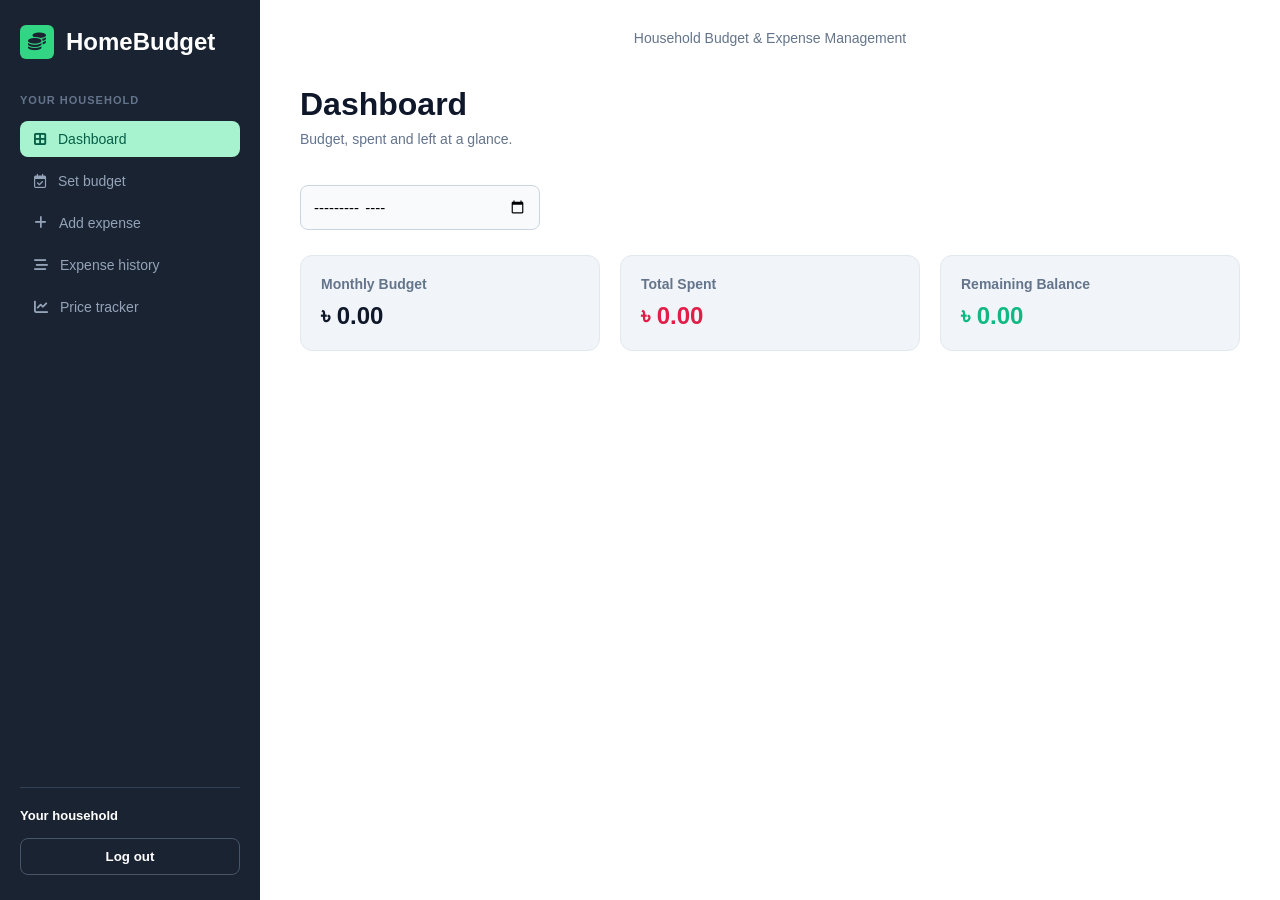
<file: index.html>
<!DOCTYPE html>
<html lang="en">
<head>
 <meta charset="UTF-8">
<meta name="viewport" content="width=device-width, initial-scale=1.0">
 <title>HomeBudget - Household Budget & Expense Management</title>

  <link rel="stylesheet" href="style.css">
  <link
   rel="stylesheet"
   href="https://cdnjs.cloudflare.com/ajax/libs/font-awesome/6.4.0/css/all.min.css"
  >
</head>
<body>
  <div class="app-container">
    <aside class="sidebar">
      <div>
    <div class="brand">
   <i class="fa-solid fa-coins logo-icon"></i>
   <h2>HomeBudget</h2>
     </div>
  <div class="menu-section">
   <p class="section-title">YOUR HOUSEHOLD</p>
   <ul class="nav-links">
  <li id="nav-dashboard" class="active">
   <a href="#" onclick="switchTab('dashboard'); return false;">
   <i class="fa-solid fa-border-all"></i>
       Dashboard
       </a>
      </li>
       <li id="nav-set-budget">
       <a href="#" onclick="switchTab('set-budget'); return false;">
       <i class="fa-regular fa-calendar-check"></i>
        Set budget
              </a>
            </li>
            <li id="nav-add-expense">
     <a href="#" onclick="switchTab('add-expense'); return false;">
      <i class="fa-solid fa-plus"></i>
      Add expense
              </a>
            </li>
            <li id="nav-expense-history">
             <a href="#" onclick="switchTab('expense-history'); return false;">
             <i class="fa-solid fa-bars-staggered"></i>
             Expense history
              </a>
            </li>
            <li id="nav-price-tracker">
              <a href="#" onclick="switchTab('price-tracker'); return false;">
               <i class="fa-solid fa-chart-line"></i>
                Price tracker
              </a>
     </li>
      </ul>
     </div>
      </div>
      <div class="user-profile">
        <p class="profile-title">
          Your household
        </p>
        <p class="profile-email" id="userEmail">
        </p>
        <button class="logout-btn" onclick="logout()">
          Log out
    </button>
     </div>
    </aside>
    <main class="main-content">
      <header class="top-header">
     <p>
     Household Budget & Expense Management
     </p>
      </header>
      <section id="section-dashboard" class="content-section">
        <h1 class="page-title">
         Dashboard
        </h1>
        <p class="page-subtitle">
          Budget, spent and left at a glance.
        </p>
        <div class="form-group" style="max-width: 240px; margin-bottom: 25px;">
          <label for="dashboardMonth">
          </label>
          <input
            type="month"
            id="dashboardMonth"
            onchange="handleMonthChange()"
          >
        </div>
        <p
          id="monthMessage"
          style="
        margin-bottom: 20px;
         color: #64748b;
         font-size: 14px;
          "
        >
        </p>
        <div class="stats-grid">
         <div class="card">
         <h3>Monthly Budget</h3>
         <p class="amount" id="dash-budget">
              ৳ 0.00
           </p>
          </div>
          <div class="card">
          <h3>Total Spent</h3>
            <p class="amount spent" id="dash-spent">
              ৳ 0.00
           </p>
          </div>
          <div class="card">
            <h3>Remaining Balance</h3>
            <p class="amount balance" id="dash-balance">
              ৳ 0.00
          </p>
          </div>
        </div>
      </section>
      <section
        id="section-set-budget"
        class="content-section"
        style="display: none;"
      >
        <h1 class="page-title">
          Set Monthly Budget
        </h1>
        <p class="page-subtitle">
          One figure that guides the month.
        </p>
        <form
          class="form-container"
          onsubmit="handleSetBudget(event)"
        >
          <div class="form-group">
            <label for="budgetMonth">
              Month
            </label>
            <input
              type="month"
              id="budgetMonth"
              required
            >
          </div>
          <div class="form-group">
            <label for="monthlyBudget">
              Monthly Budget (৳)
            </label>
            <input
              type="number"
              id="monthlyBudget"
              placeholder="e.g. 35000"
              min="1"
              step="0.01"
              required
            >
          </div>
          <button
            type="submit"
            class="submit-btn"
          >
            Update Budget
          </button>
        </form>
      </section>
      <section
        id="section-add-expense"
        class="content-section"
        style="display: none;"
      >
        <h1 class="page-title">
          Add Expense
        </h1>
        <p class="page-subtitle">
          Amount, category, date, note.
        </p>
        <form
          class="form-container"
          onsubmit="handleAddExpense(event)"
        >
          <div class="form-row">
            <div class="form-group">
              <label for="expCategory">
                Category
              </label>
              <select id="expCategory" required>
                <option value="Groceries">
                  Groceries
                </option>
                <option value="Utilities">
                  Utilities
                </option>
                <option value="Transport">
                  Transport
                </option>
                <option value="Education">
                  Education
                </option>
                <option value="Other">
                  Other
                </option>
              </select>
            </div>
            <div class="form-group">
              <label for="expAmount">
                Amount (৳)
              </label>
              <input
                type="number"
                step="0.01"
                min="0.01"
                id="expAmount"
                placeholder="e.g. 1250"
                required
              >
            </div>
          </div>
          <div class="form-group">
          <label for="expDate">
            Date
            </label>
            <input
          type="date"
           id="expDate"
           required
            >
          </div>
          <div class="form-group">
            <label for="expNote">
              Note (Optional)
            </label>
            <input
              type="text"
              id="expNote"
              placeholder="e.g. Weekly bazar"
            >
          </div>
          <button
            type="submit"
            class="submit-btn"
          >
       Add Expense
      </button>
        </form>
      </section>
      <section
        id="section-expense-history"
        class="content-section"
        style="display: none;"
      >
        <h1 class="page-title">
          Expense History
        </h1>
        <p class="page-subtitle">
          Every record, listed by date.
        </p>
        <div
          class="form-group"
          style="max-width: 240px; margin-bottom: 25px;"
        >
          <label for="historyMonth">
            Select Month
          </label>
          <input
            type="month"
            id="historyMonth"
            onchange="renderExpenseHistory()"
          >
        </div>
        <div class="table-container">
          <table>
            <thead>
              <tr>
           <th>DATE</th>
          <th>CATEGORY</th>
          <th>NOTE</th>
          <th>AMOUNT</th>
              </tr>

            </thead>

         <tbody id="expense-table-body">
        </tbody>
          </table>
        </div>
      </section>
      <section
        id="section-price-tracker"
        class="content-section"
        style="display: none;"
      >
        <h1 class="page-title">
          Add product price
        </h1>
        <p class="page-subtitle">
          Record the price you saw at the market.
        </p>
        <form
          id="priceForm"
          class="form-container"
          onsubmit="handleAddPrice(event)"
        >
          <div class="form-row">
            <div class="form-group">
              <label for="product">
                Product
              </label>
              <input
                type="text"
                id="product"
                placeholder="rice"
                required
              >
            </div>
            <div class="form-group">
              <label for="unit">
                Unit
              </label>
              <input
                type="text"
                id="unit"
                placeholder="per kg"
                required
              >
            </div>
          </div>
          <div class="form-group">
            <label for="market">
              Market
            </label>
            <input
              type="text"
              id="market"
              placeholder="new market"
              required
            >
          </div>
          <div class="form-group">
            <label for="currentPrice">
              Current price (৳)
            </label>
            <input
              type="number"
              step="0.01"
              min="0.01"
              id="currentPrice"
              placeholder="0.01"
              required
            >
          </div>
          <p class="form-note">
    For an existing product, use the same unit and market.
     Its current price will be updated.
          </p>
          <button
    type="submit"
   class="submit-btn"
    >
   Save Product Price
  </button>
    </form>
 <h2
   style="
   margin-top: 40px;
   margin-bottom: 15px;
   font-size: 20px;
          "
        >
 Price Tracker List
    </h2>
   <div class="table-container">
   <table>
   <thead>
     <tr>
     <th>PRODUCT</th>
   <th>MARKET</th>
   <th>PREVIOUS</th>
   <th>CURRENT</th>
   <th>CHANGE</th>
     </tr>
  </thead>
  <tbody id="tracker-table-body">
 </tbody>
  </table>
  </div>
 </section>
 </main>
  </div>
  <script>
   const today = new Date();
   const currentMonth =
   today.getFullYear() + "-" +   String(today.getMonth() + 1).padStart(2, "0");
    document.getElementById("dashboardMonth").max = currentMonth;
    document.getElementById("budgetMonth").max = currentMonth;  document.getElementById("historyMonth").max = currentMonth;
  </script>
  <script src="script.js"></script>
</body>
</html>
</file>
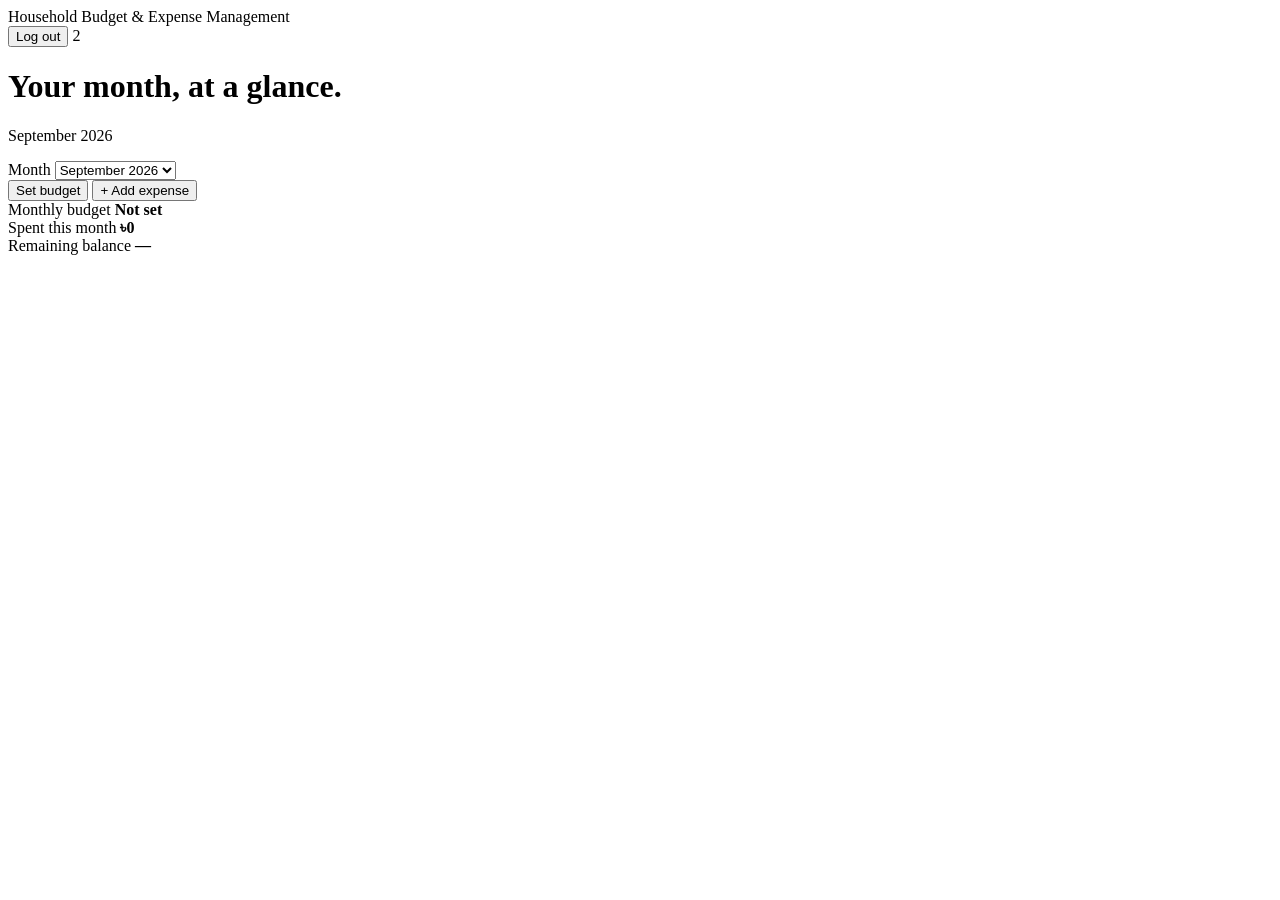
<file: Dashboard.html>
<!DOCTYPE html>
<html lang="en">
<head>
  <meta charset="UTF-8">
  <meta name="viewport" content="width=device-width, initial-scale=1.0">
  <title>Dashboard</title>
</head>
<body>
  <!-- Top Header -->
  <header>
    <span>Household Budget & Expense Management</span>
    <div>
      <button>Log out</button>
      <span>2</span>
    </div>
  </header>

  <!-- Main Section -->
  <main>
    <h1>Your month, at a glance.</h1>
    <p>September 2026</p>
    <!-- Month Filter -->
    <label for="month">Month</label>
    <select id="month">
      <option selected>September 2026</option>
    </select>

    <!-- Buttons -->
    <div>
      <button>Set budget</button>
      <button>+ Add expense</button>
    </div>

    <!-- Cards -->
    <div>
      <div><span>Monthly budget</span> <strong>Not set</strong></div>
      <div><span>Spent this month</span> <strong>৳0</strong></div>
      <div><span>Remaining balance</span> <strong>—</strong></div>
    </div>
  </main>
</body>
</html>
</file>
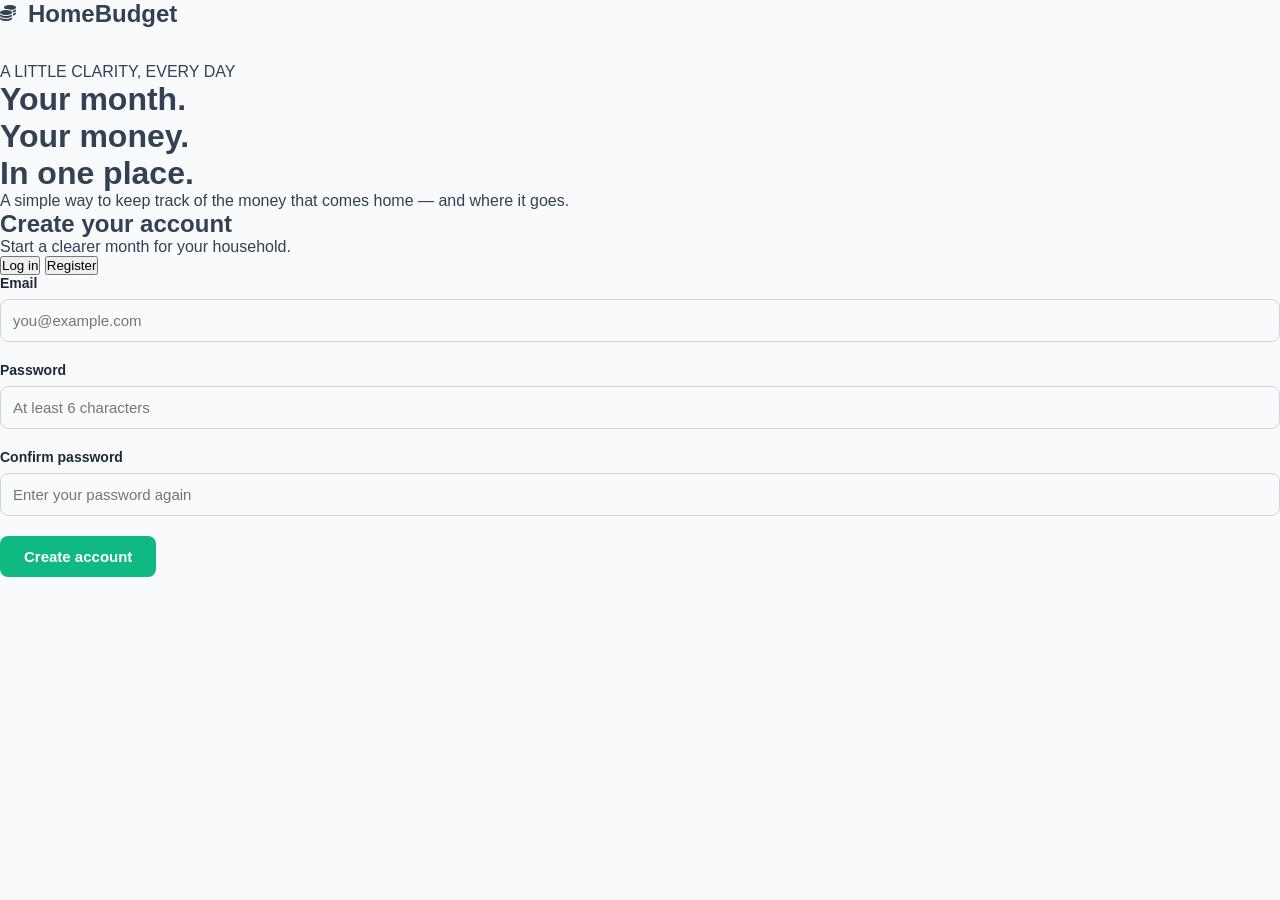
<file: register.html>
<!DOCTYPE html>
<html lang="en">
<head>
  <meta charset="UTF-8">
  <meta name="viewport" content="width=device-width, initial-scale=1.0">
  <title>HomeBudget - Account</title>
  <link rel="stylesheet" href="style.css">
  <link rel="stylesheet" href="https://cdnjs.cloudflare.com/ajax/libs/font-awesome/6.4.0/css/all.min.css">
</head>
<body>

  <div class="auth-container">
    <!-- Left Hero Section -->
    <div class="auth-left">
      <div class="brand">
        <div class="logo-box">
          <i class="fa-solid fa-coins"></i>
        </div>
        <h2>HomeBudget</h2>
      </div>

      <div class="hero-content">
        <p class="tagline">A LITTLE CLARITY, EVERY DAY</p>
        <h1 class="hero-title">
          Your month.<br>
          Your money.<br>
          <span>In one place.</span>
        </h1>
        <p class="hero-description">
          A simple way to keep track of the money that comes home — and where it goes.
        </p>
      </div>
    </div>

    <!-- Right Form Section -->
    <div class="auth-right">
      <div class="form-wrapper">
        <h2 id="auth-heading" class="form-title">Create your account</h2>
        <p id="auth-subheading" class="form-subtitle">Start a clearer month for your household.</p>

        <!-- Auth Tabs -->
        <div class="auth-tabs">
          <button id="tab-login" class="tab-btn" onclick="switchAuthTab('login')">Log in</button>
          <button id="tab-register" class="tab-btn active" onclick="switchAuthTab('register')">Register</button>
        </div>

        <!-- Register Form -->
        <form id="register-form" class="auth-form" onsubmit="handleRegister(event)">
          <div class="form-group">
            <label for="reg-email">Email</label>
            <input type="email" id="reg-email" placeholder="you@example.com" required>
          </div>

          <div class="form-group">
            <label for="reg-password">Password</label>
            <input type="password" id="reg-password" placeholder="At least 6 characters" required minlength="6">
          </div>

          <div class="form-group">
            <label for="reg-confirm-password">Confirm password</label>
            <input type="password" id="reg-confirm-password" placeholder="Enter your password again" required>
          </div>

          <button type="submit" class="submit-btn">Create account</button>
        </form>

        <!-- Login Form -->
        <form id="login-form" class="auth-form" style="display: none;" onsubmit="handleLogin(event)">
          <div class="form-group">
            <label for="login-email">Email</label>
            <input type="email" id="login-email" placeholder="you@example.com" required>
          </div>

          <div class="form-group">
            <label for="login-password">Password</label>
            <input type="password" id="login-password" placeholder="Enter your password" required>
          </div>

          <button type="submit" class="submit-btn">Log in</button>
        </form>

      </div>
    </div>
  </div>

  <script src="script.js"></script>
</body>
</html>
</file>
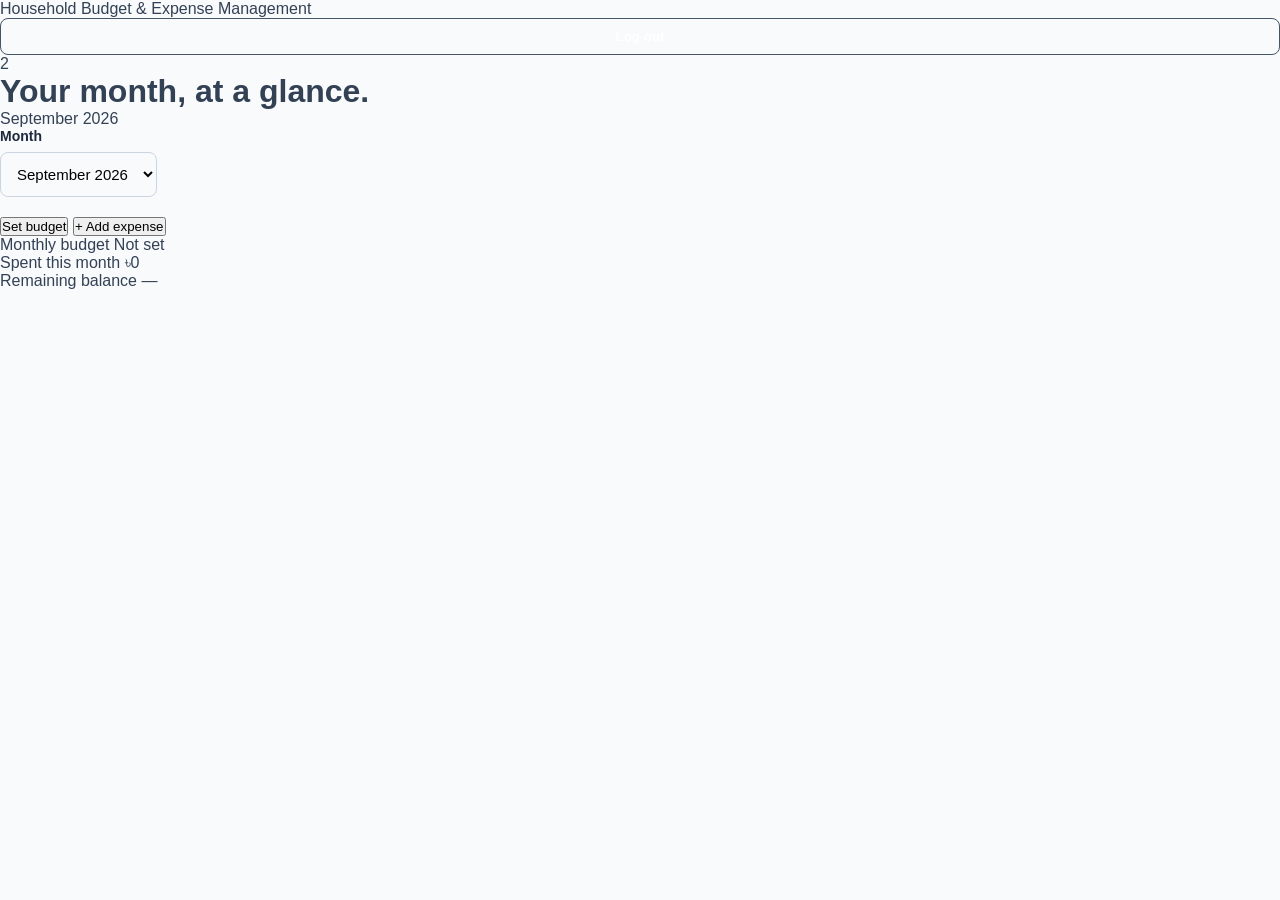
<file: setbudget.html>
<!DOCTYPE html>
<html lang="en">
<head>
  <meta charset="UTF-8">
  <meta name="viewport" content="width=device-width, initial-scale=1.0">
  <title>Dashboard - Household Budget & Expense Management</title>
  <link rel="stylesheet" href="style.css">
</head>
<body>

  <!-- Top Header Navigation -->
  <header class="top-nav">
    <div class="nav-title">Household Budget & Expense Management</div>
    <div class="nav-right">
      <button class="logout-btn">Log out</button>
      <div class="profile-badge">2</div>
    </div>
  </header>

  <!-- Main Content Container -->
  <main class="dashboard-container">
    
    <!-- Title Section -->
    <h1 class="main-heading">Your month, at a glance.</h1>
    <p class="subtitle">September 2026</p>

    <!-- Month Selector -->
    <div class="form-group">
      <label for="month-select" class="field-label">Month</label>
      <div class="select-wrapper">
        <select id="month-select">
          <option value="2026-09" selected>September 2026</option>
          <option value="2026-08">August 2026</option>
          <option value="2026-07">July 2026</option>
        </select>
      </div>
    </div>

    <!-- Action Buttons -->
    <div class="action-buttons">
      <button class="btn btn-secondary">Set budget</button>
      <button class="btn btn-primary">+ Add expense</button>
    </div>

    <!-- Summary Cards -->
    <div class="cards-wrapper">
      
      <!-- Monthly Budget Card -->
      <div class="summary-card light-card">
        <span class="card-label">Monthly budget</span>
        <span class="card-value bold-text">Not set</span>
      </div>

      <!-- Spent This Month Card -->
      <div class="summary-card light-card">
        <span class="card-label">Spent this month</span>
        <span class="card-value">৳0</span>
      </div>

      <!-- Remaining Balance Card -->
      <div class="summary-card dark-card">
        <span class="card-label">Remaining balance</span>
        <span class="card-value dash-indicator">—</span>
      </div>
    </div>
  </main>
</body>
</html>
</file>
<file: style.css>
* {
  margin: 0;
  padding: 0;
  box-sizing: border-box;
  font-family: 'Segoe UI', Tahoma, Geneva, Verdana, sans-serif;
}

body {
  background-color: #f8fafc;
  color: #334155;
}

.app-container {
  display: flex;
  min-height: 100vh;
}

/* Sidebar Styling */
.sidebar {
  width: 260px;
  background-color: #1a2332;
  color: #fff;
  padding: 25px 20px;
  display: flex;
  flex-direction: column;
  justify-content: space-between;
}

.brand {
  display: flex;
  align-items: center;
  gap: 12px;
  margin-bottom: 35px;
}

.logo-icon {
  background-color: #32d583;
  color: #1a2332;
  padding: 8px;
  border-radius: 6px;
  font-size: 18px;
}

.section-title {
  color: #64748b;
  font-size: 11px;
  font-weight: 700;
  letter-spacing: 1px;
  margin-bottom: 15px;
}

.nav-links {
  list-style: none;
}

.nav-links li {
  margin-bottom: 6px;
}

.nav-links a {
  color: #94a3b8;
  text-decoration: none;
  display: flex;
  align-items: center;
  gap: 12px;
  padding: 10px 14px;
  border-radius: 8px;
  font-size: 14px;
  font-weight: 500;
  transition: all 0.2s ease;
}

.nav-links li.active a, .nav-links a:hover {
  background-color: #a7f3d0;
  color: #065f46;
}

/* User Profile */
.user-profile {
  border-top: 1px solid #334155;
  padding-top: 20px;
}

.profile-title {
  font-size: 13px;
  font-weight: 600;
  color: #ffffff;
}

.profile-email {
  font-size: 12px;
  color: #94a3b8;
  margin-bottom: 15px;
}

.logout-btn {
  width: 100%;
  padding: 10px;
  background-color: transparent;
  border: 1px solid #475569;
  color: #ffffff;
  border-radius: 8px;
  cursor: pointer;
  font-weight: 600;
  transition: 0.2s;
}

.logout-btn:hover {
  background-color: #334155;
}

/* Main Content */
.main-content {
  flex: 1;
  padding: 30px 40px;
  background-color: #ffffff;
}

.top-header {
  text-align: center;
  color: #64748b;
  font-size: 14px;
  margin-bottom: 40px;
}

.page-title {
  font-size: 32px;
  font-weight: 800;
  color: #0f172a;
  margin-bottom: 8px;
}

.page-subtitle {
  color: #64748b;
  font-size: 14px;
  margin-bottom: 30px;
}

/* Stats Cards */
.stats-grid {
  display: grid;
  grid-template-columns: repeat(auto-fit, minmax(200px, 1fr));
  gap: 20px;
}

.card {
  background-color: #f1f5f9;
  padding: 20px;
  border-radius: 12px;
  border: 1px solid #e2e8f0;
}

.card h3 {
  font-size: 14px;
  color: #64748b;
  margin-bottom: 10px;
}

.card .amount {
  font-size: 24px;
  font-weight: 700;
  color: #0f172a;
}

.card .amount.spent { color: #e11d48; }
.card .amount.balance { color: #10b981; }

/* Form Design */
.form-container {
  max-width: 650px;
}

.form-row {
  display: flex;
  gap: 20px;
}

.form-group {
  display: flex;
  flex-direction: column;
  margin-bottom: 20px;
  flex: 1;
}

.form-group label {
  font-size: 14px;
  font-weight: 600;
  color: #1e293b;
  margin-bottom: 8px;
}

.form-group input, .form-group select {
  padding: 12px;
  border: 1px solid #cbd5e1;
  border-radius: 8px;
  font-size: 15px;
  background-color: #f8fafc;
  outline: none;
}

.form-group input:focus, .form-group select:focus {
  border-color: #10b981;
  background-color: #fff;
}

.form-note {
  font-size: 12px;
  color: #94a3b8;
  margin-top: -10px;
  margin-bottom: 20px;
}

.submit-btn {
  background-color: #10b981;
  color: white;
  padding: 12px 24px;
  border: none;
  border-radius: 8px;
  font-size: 15px;
  font-weight: 600;
  cursor: pointer;
  transition: 0.2s;
}

.submit-btn:hover {
  background-color: #059669;
}

/* Tables */
.table-container {
  overflow-x: auto;
}

table {
  width: 100%;
  border-collapse: collapse;
  margin-top: 10px;
}

th, td {
  padding: 12px 16px;
  text-align: left;
  border-bottom: 1px solid #e2e8f0;
  font-size: 14px;
}

th {
  background-color: #f8fafc;
  color: #64748b;
  font-weight: 600;
}

.price-up { color: #e11d48; font-weight: 600; }
.price-down { color: #10b981; font-weight: 600; }
</file>
